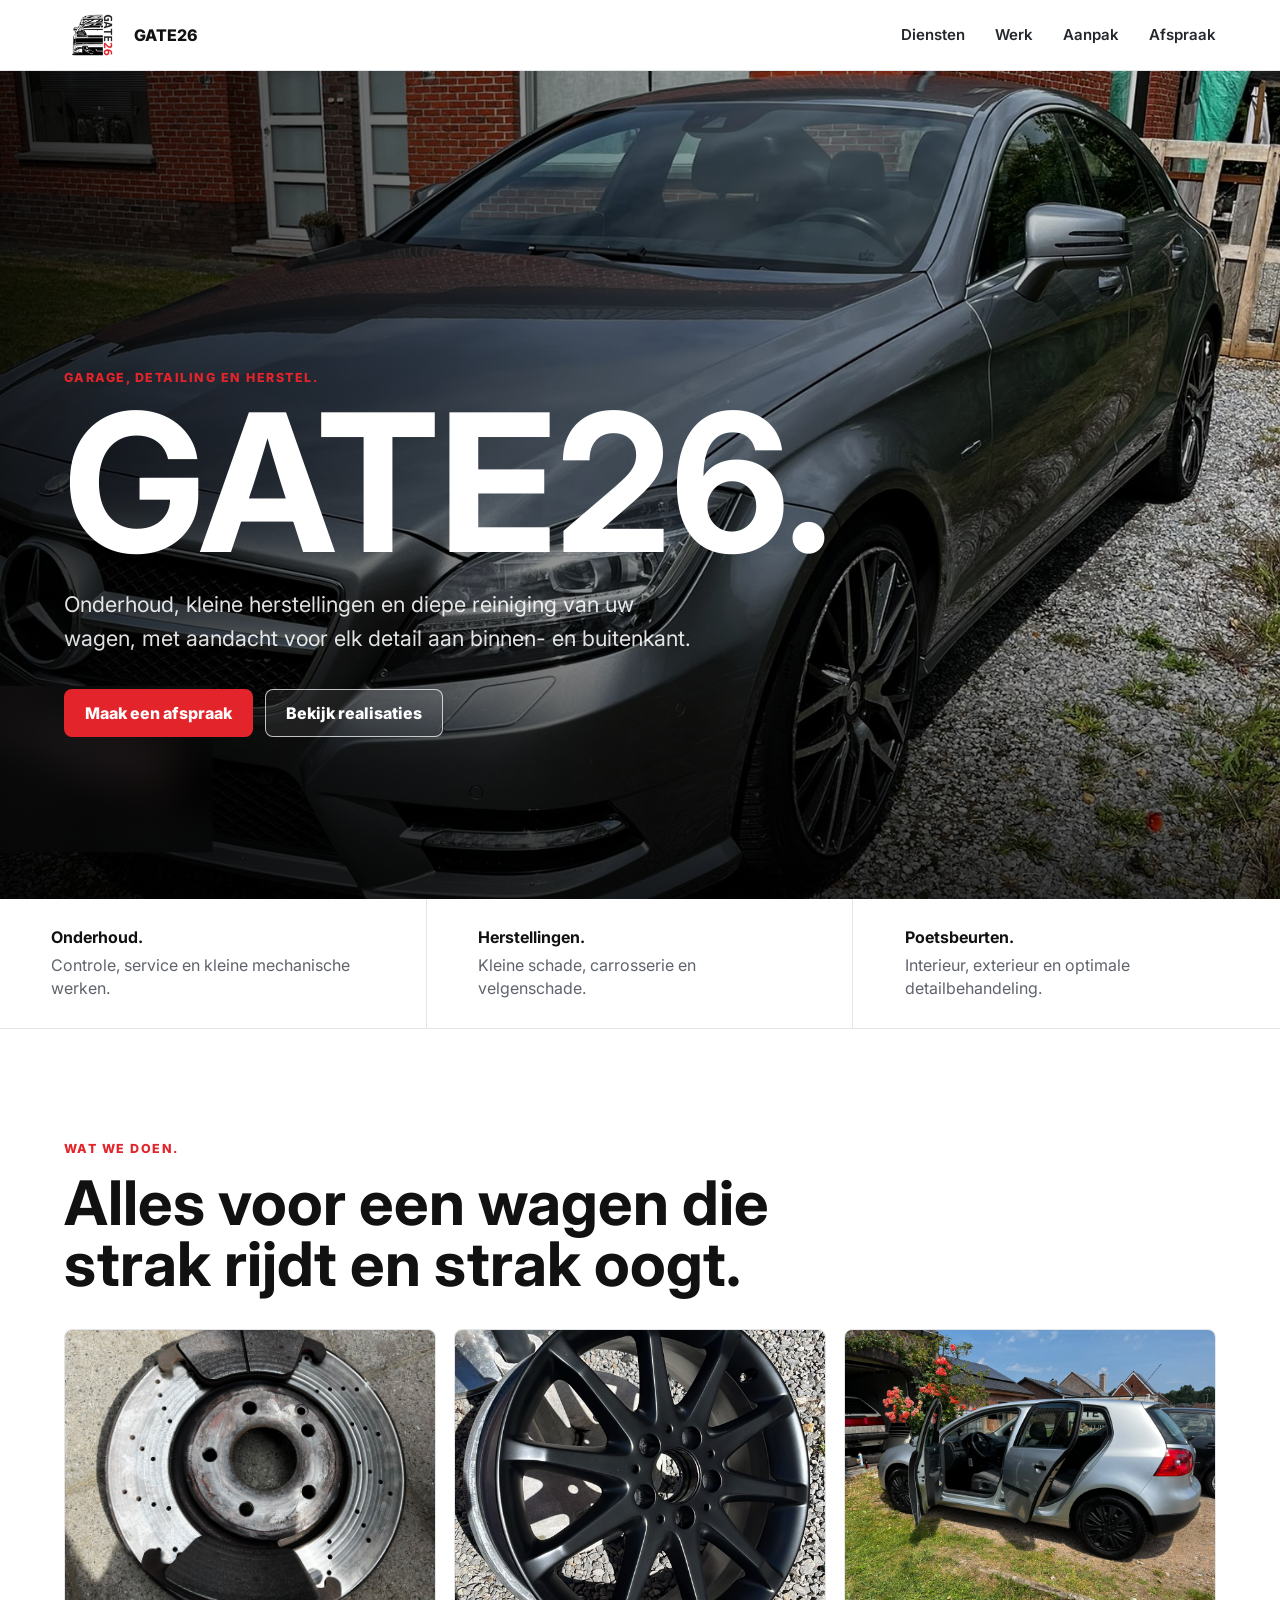
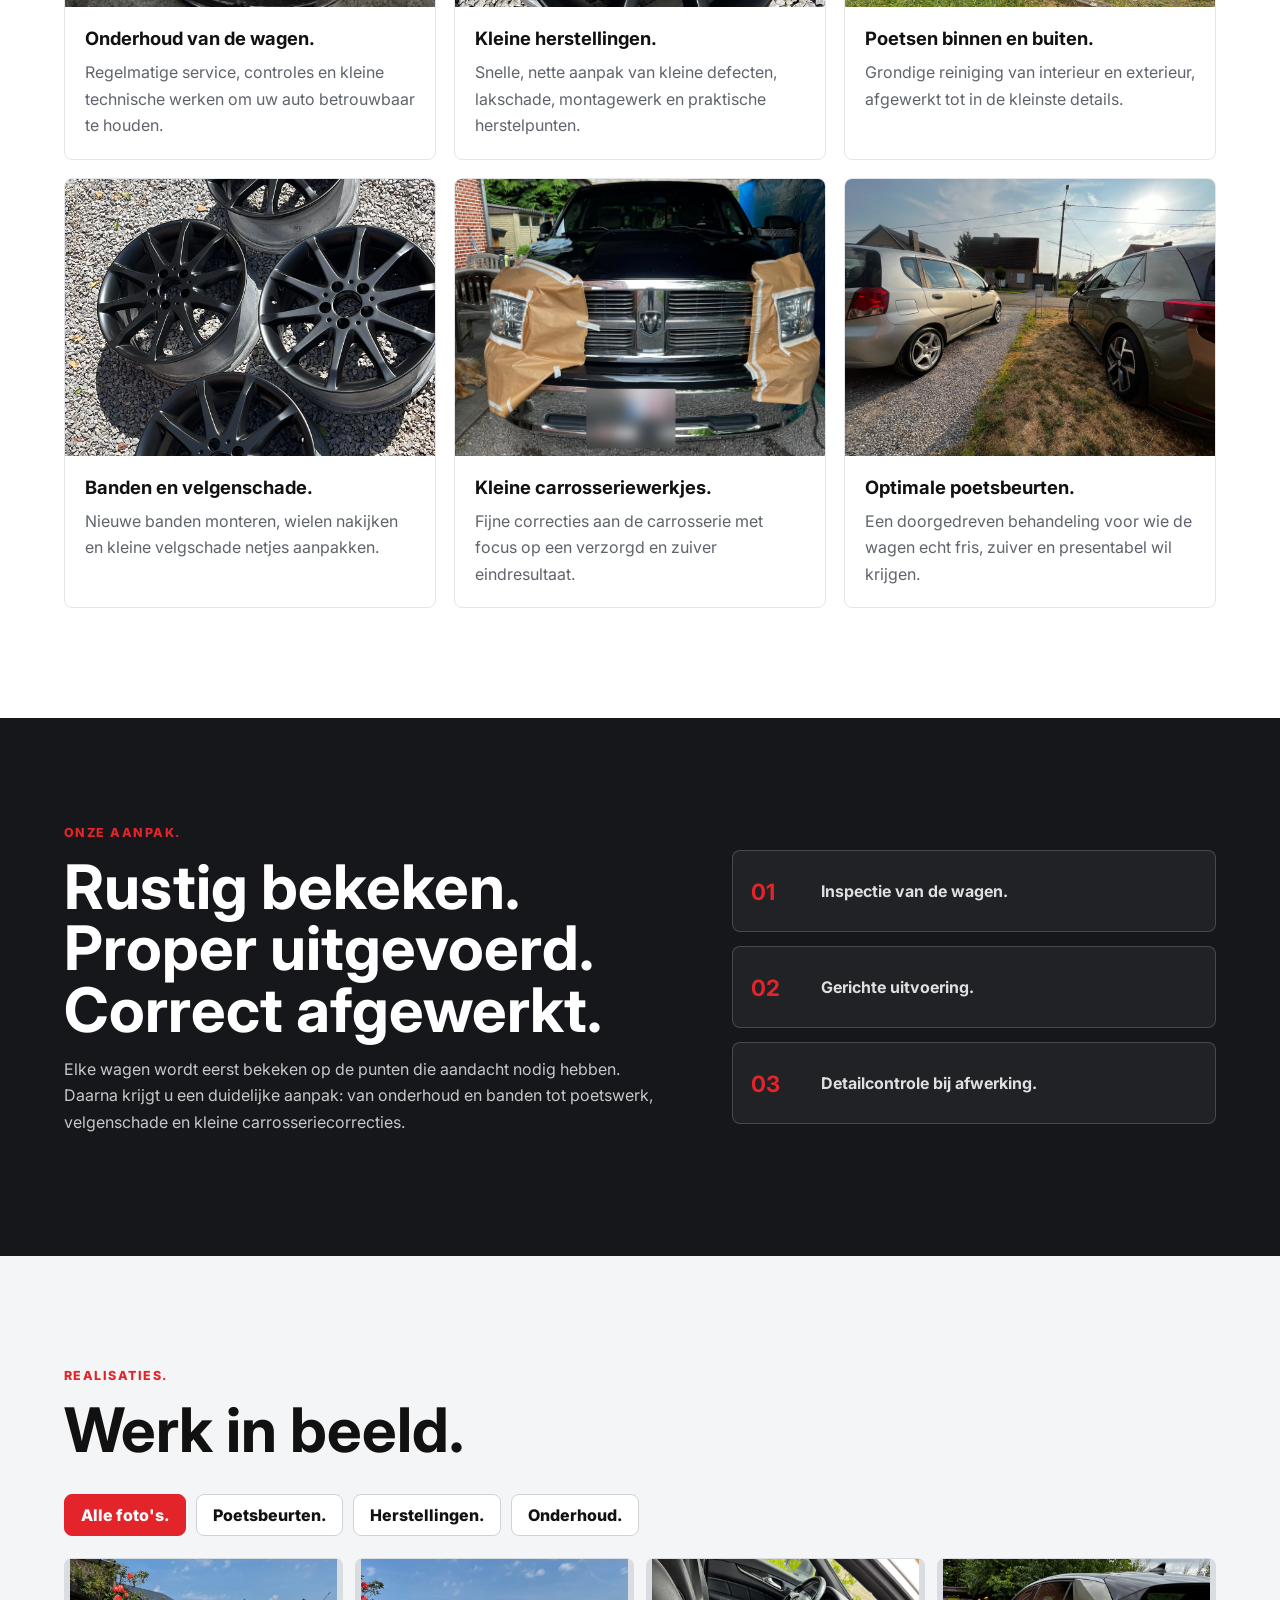
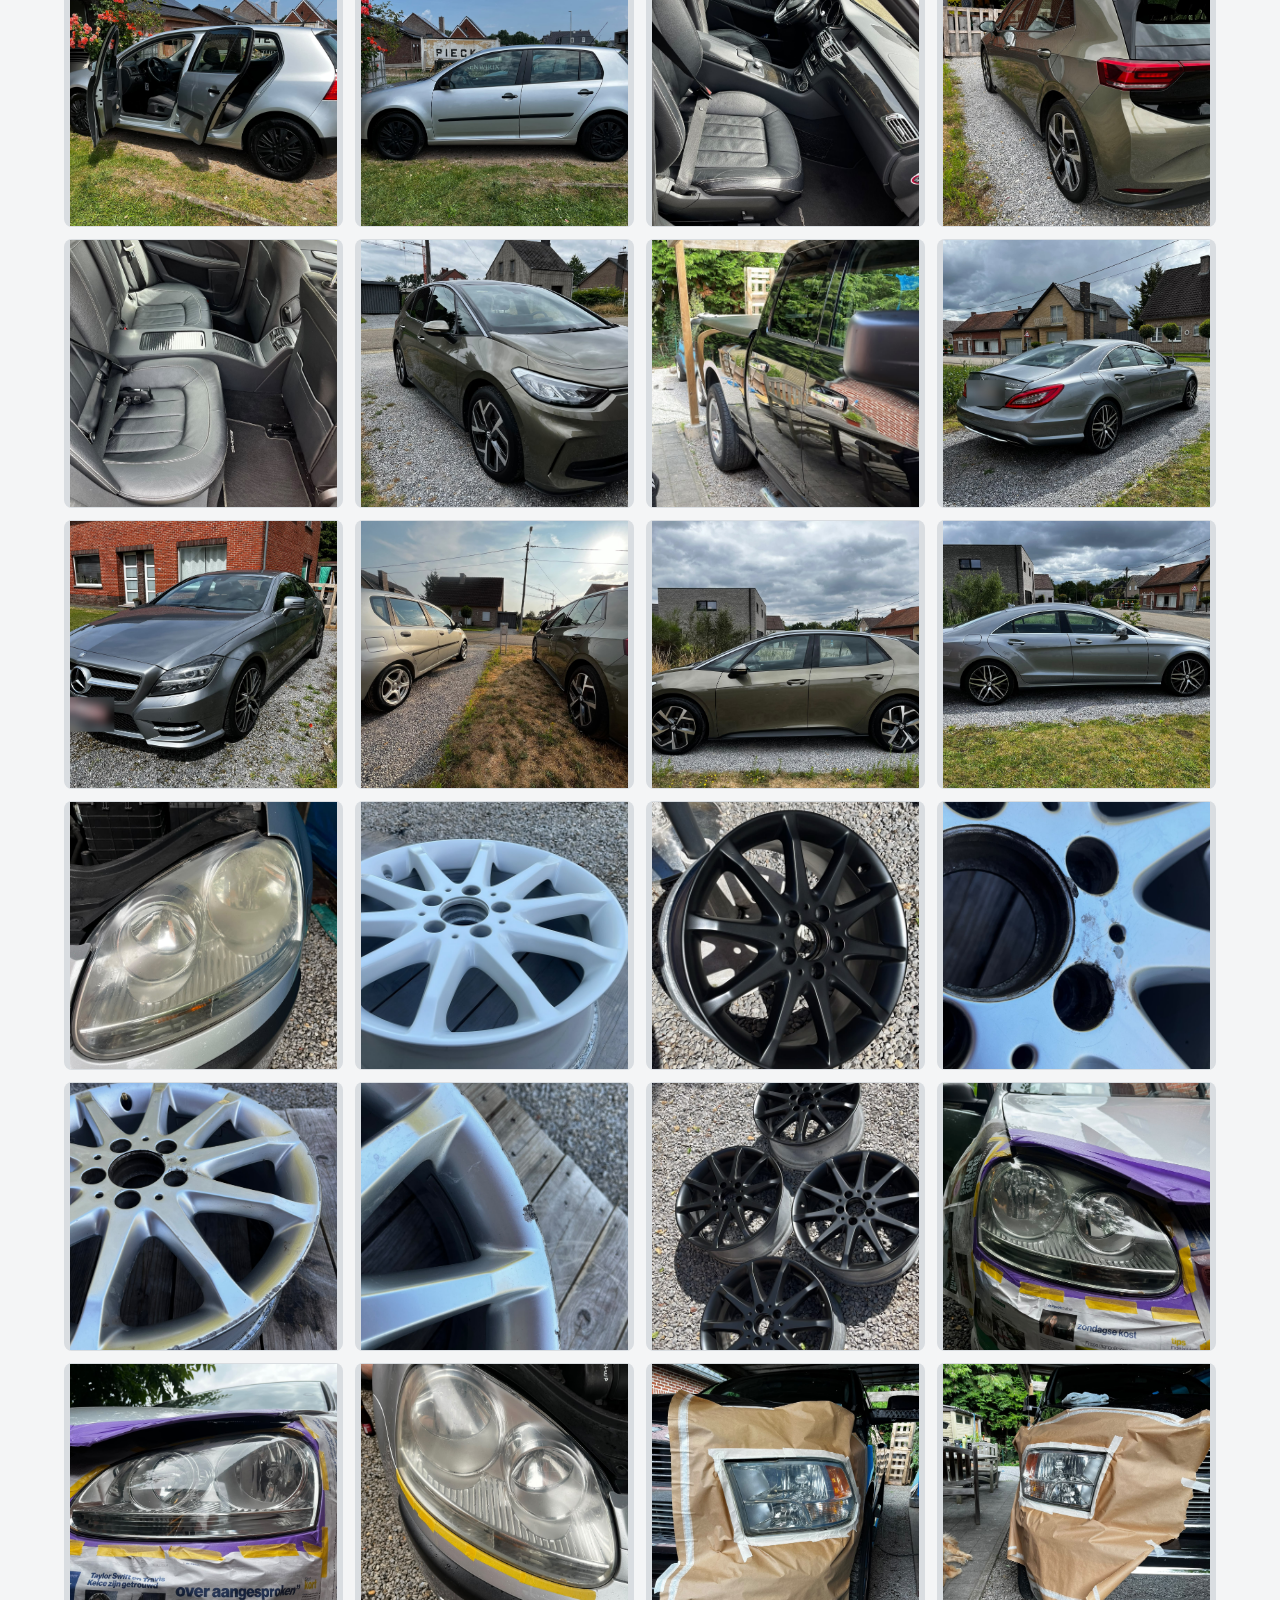
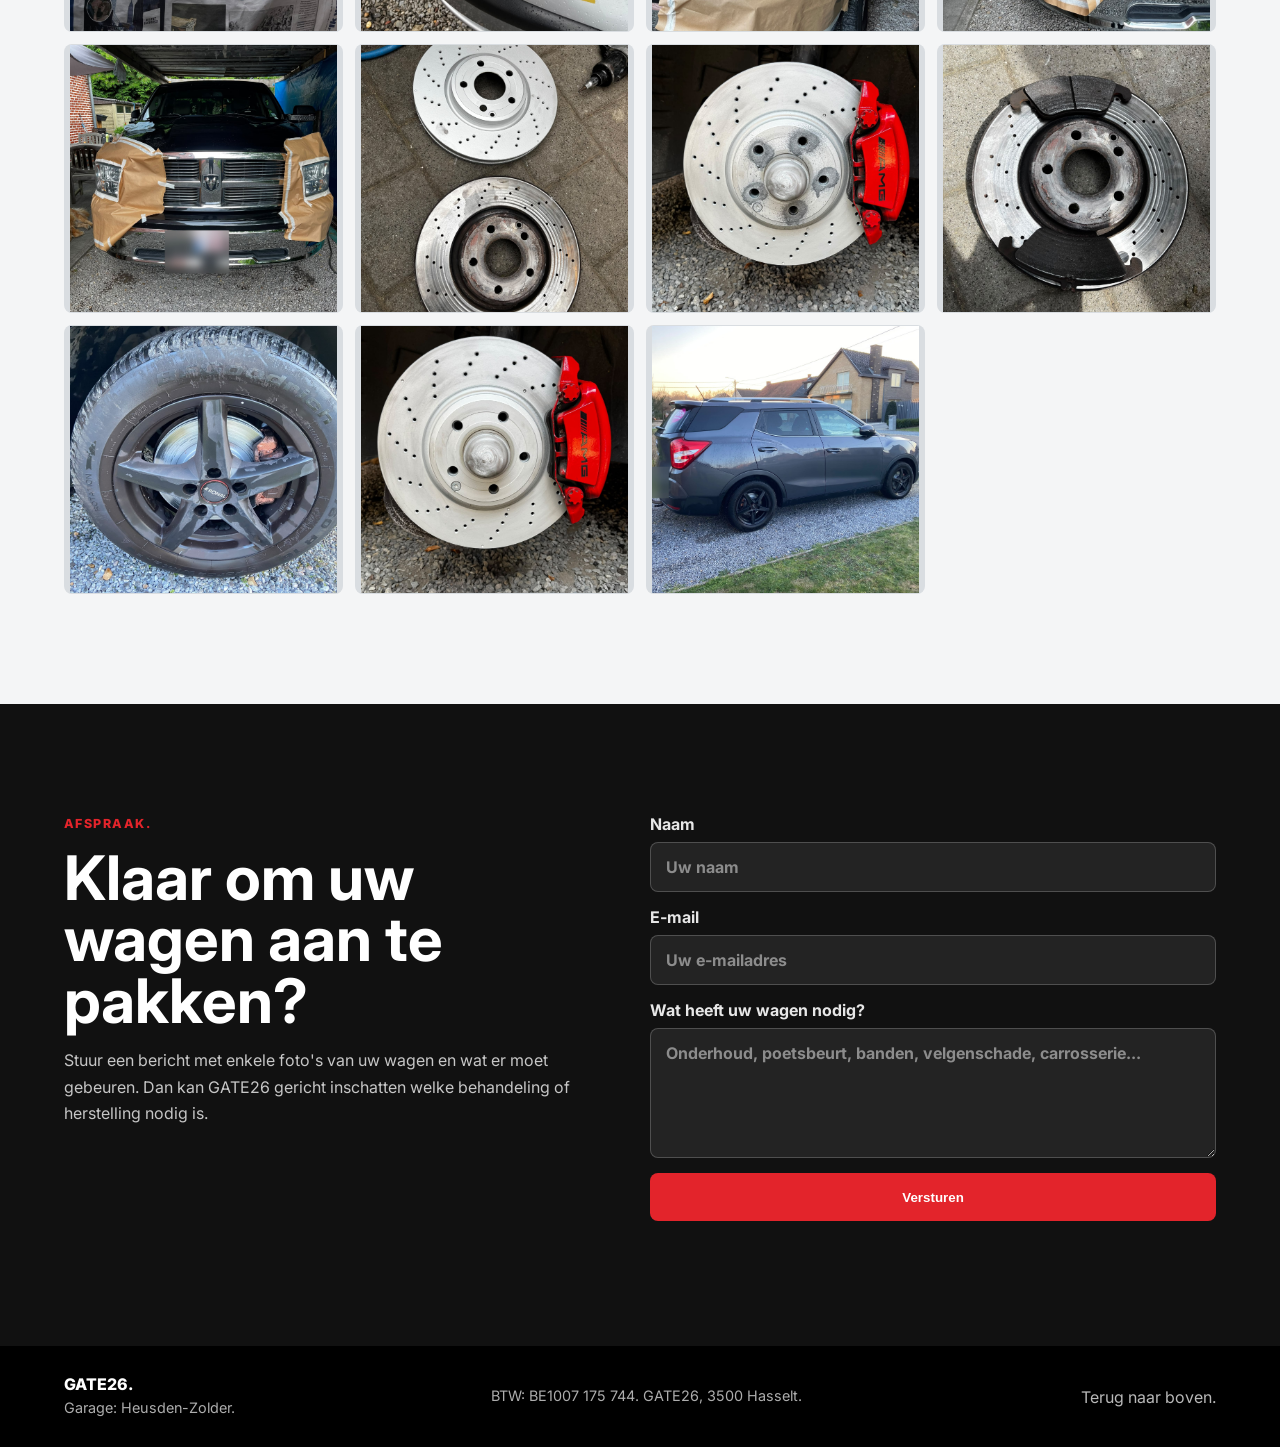
<file: index.html>
<!doctype html>
<html lang="nl">
  <head>
    <meta charset="utf-8" />
    <meta name="viewport" content="width=device-width, initial-scale=1" />
    <meta
      name="description"
      content="GATE26 verzorgt onderhoud, kleine herstellingen, banden, velgenschade, carrosseriewerk en precisiepoetsbeurten voor uw wagen."
    />
    <title>GATE26 | Garage & Detailing</title>
    <link rel="icon" href="favicon.ico" sizes="any" />
    <link rel="icon" type="image/png" href="favicon.png" />
    <link rel="preconnect" href="https://fonts.googleapis.com" />
    <link rel="preconnect" href="https://fonts.gstatic.com" crossorigin />
    <link
      href="https://fonts.googleapis.com/css2?family=Inter:wght@400;500;600;700;800&display=swap"
      rel="stylesheet"
    />
    <link rel="stylesheet" href="styles.css" />
  </head>
  <body>
    <header class="site-header" id="top">
      <a class="brand" href="#top" aria-label="GATE26 startpagina">
        <img src="GATE26%20LOGO.jpg" alt="GATE26 logo" />
        <span>GATE26</span>
      </a>
      <nav class="nav" aria-label="Hoofdnavigatie">
        <a href="#diensten">Diensten</a>
        <a href="#werk">Werk</a>
        <a href="#aanpak">Aanpak</a>
        <a href="#contact">Afspraak</a>
      </nav>
    </header>

    <main>
      <section class="hero" aria-labelledby="hero-title">
        <div class="hero-media">
          <img src="privacy-fotos/Poetsbeurten/WhatsApp%20Image%202026-07-25%20at%2012.27.44.jpeg" alt="Gepoetste wagen bij GATE26" />
        </div>
        <div class="hero-content">
          <p class="eyebrow">Garage, detailing en herstel.</p>
          <h1 id="hero-title">GATE26.</h1>
          <p>
            Onderhoud, kleine herstellingen en diepe reiniging van uw wagen,
            met aandacht voor elk detail aan binnen- en buitenkant.
          </p>
          <div class="hero-actions">
            <a class="button primary" href="#contact">Maak een afspraak</a>
            <a class="button secondary" href="#werk">Bekijk realisaties</a>
          </div>
        </div>
      </section>

      <section class="intro-band" aria-label="Belangrijkste diensten">
        <div>
          <strong>Onderhoud.</strong>
          <span>Controle, service en kleine mechanische werken.</span>
        </div>
        <div>
          <strong>Herstellingen.</strong>
          <span>Kleine schade, carrosserie en velgenschade.</span>
        </div>
        <div>
          <strong>Poetsbeurten.</strong>
          <span>Interieur, exterieur en optimale detailbehandeling.</span>
        </div>
      </section>

      <section class="section" id="diensten">
        <div class="section-heading">
          <p class="eyebrow">Wat we doen.</p>
          <h2>Alles voor een wagen die strak rijdt en strak oogt.</h2>
        </div>
        <div class="services-grid">
          <article class="service-card">
            <img src="privacy-fotos/Onderhoudfotos/4875.jpeg" alt="Onderhoudswerk aan een wagen" />
            <div>
              <h3>Onderhoud van de wagen.</h3>
              <p>Regelmatige service, controles en kleine technische werken om uw auto betrouwbaar te houden.</p>
            </div>
          </article>
          <article class="service-card">
            <img src="privacy-fotos/Herstellingswerkjes/987oipofei.jpeg" alt="Kleine herstelling aan een auto" />
            <div>
              <h3>Kleine herstellingen.</h3>
              <p>Snelle, nette aanpak van kleine defecten, lakschade, montagewerk en praktische herstelpunten.</p>
            </div>
          </article>
          <article class="service-card">
            <img src="privacy-fotos/Poetsbeurten/ef.jpeg" alt="Interieurreiniging van een wagen" />
            <div>
              <h3>Poetsen binnen en buiten.</h3>
              <p>Grondige reiniging van interieur en exterieur, afgewerkt tot in de kleinste details.</p>
            </div>
          </article>
          <article class="service-card">
            <img src="privacy-fotos/Herstellingswerkjes/jkhfiu.jpeg" alt="Velg en band van een wagen" />
            <div>
              <h3>Banden en velgenschade.</h3>
              <p>Nieuwe banden monteren, wielen nakijken en kleine velgschade netjes aanpakken.</p>
            </div>
          </article>
          <article class="service-card">
            <img src="privacy-fotos/Herstellingswerkjes/WhatsApp%20Image%202026-07-25%20at%2012.21.53fe.jpeg" alt="Carrosseriewerk aan een wagen" />
            <div>
              <h3>Kleine carrosseriewerkjes.</h3>
              <p>Fijne correcties aan de carrosserie met focus op een verzorgd en zuiver eindresultaat.</p>
            </div>
          </article>
          <article class="service-card">
            <img src="privacy-fotos/Poetsbeurten/WhatsApp%20Image%202026-07-25%20at%2019.39.48.jpeg" alt="Precisiepoetsbeurt van een auto" />
            <div>
              <h3>Optimale poetsbeurten.</h3>
              <p>Een doorgedreven behandeling voor wie de wagen echt fris, zuiver en presentabel wil krijgen.</p>
            </div>
          </article>
        </div>
      </section>

      <section class="feature-strip" id="aanpak">
        <div class="feature-copy">
          <p class="eyebrow">Onze aanpak.</p>
          <h2>Rustig bekeken. Proper uitgevoerd. Correct afgewerkt.</h2>
          <p>
            Elke wagen wordt eerst bekeken op de punten die aandacht nodig hebben.
            Daarna krijgt u een duidelijke aanpak: van onderhoud en banden tot
            poetswerk, velgenschade en kleine carrosseriecorrecties.
          </p>
        </div>
        <div class="stats" aria-label="Sterktes van GATE26">
          <div><strong>01</strong><span>Inspectie van de wagen.</span></div>
          <div><strong>02</strong><span>Gerichte uitvoering.</span></div>
          <div><strong>03</strong><span>Detailcontrole bij afwerking.</span></div>
        </div>
      </section>

      <section class="section gallery-section" id="werk">
        <div class="section-heading">
          <p class="eyebrow">Realisaties.</p>
          <h2>Werk in beeld.</h2>
        </div>
        <div class="gallery-tabs" role="tablist" aria-label="Galerijcategorieën">
          <button class="tab is-active" type="button" data-gallery="all">Alle foto's.</button>
          <button class="tab" type="button" data-gallery="poetsbeurten">Poetsbeurten.</button>
          <button class="tab" type="button" data-gallery="herstellingen">Herstellingen.</button>
          <button class="tab" type="button" data-gallery="onderhoud">Onderhoud.</button>
        </div>
        <div class="gallery-grid" id="gallery" aria-live="polite">
          <button class="gallery-item" type="button" data-gallery-item="poetsbeurten" aria-label="Poetsbeurt bij GATE26 1 openen"><img src="privacy-fotos/Poetsbeurten/ef.jpeg" alt="Poetsbeurt bij GATE26 1" loading="lazy" /></button>
          <button class="gallery-item" type="button" data-gallery-item="poetsbeurten" aria-label="Poetsbeurt bij GATE26 2 openen"><img src="privacy-fotos/Poetsbeurten/iefugy.jpeg" alt="Poetsbeurt bij GATE26 2" loading="lazy" /></button>
          <button class="gallery-item" type="button" data-gallery-item="poetsbeurten" aria-label="Poetsbeurt bij GATE26 3 openen"><img src="privacy-fotos/Poetsbeurten/laejfeugieagfa.jpeg" alt="Poetsbeurt bij GATE26 3" loading="lazy" /></button>
          <button class="gallery-item" type="button" data-gallery-item="poetsbeurten" aria-label="Poetsbeurt bij GATE26 4 openen"><img src="privacy-fotos/Poetsbeurten/poetserthje$.jpeg" alt="Poetsbeurt bij GATE26 4" loading="lazy" /></button>
          <button class="gallery-item" type="button" data-gallery-item="poetsbeurten" aria-label="Poetsbeurt bij GATE26 5 openen"><img src="privacy-fotos/Poetsbeurten/rg.jpeg" alt="Poetsbeurt bij GATE26 5" loading="lazy" /></button>
          <button class="gallery-item" type="button" data-gallery-item="poetsbeurten" aria-label="Poetsbeurt bij GATE26 6 openen"><img src="privacy-fotos/Poetsbeurten/WhatsApp%20Image%202026-07-25%20at%2012.27.36.jpeg" alt="Poetsbeurt bij GATE26 6" loading="lazy" /></button>
          <button class="gallery-item" type="button" data-gallery-item="poetsbeurten" aria-label="Poetsbeurt bij GATE26 7 openen"><img src="privacy-fotos/Poetsbeurten/WhatsApp%20Image%202026-07-25%20at%2012.27.38.jpeg" alt="Poetsbeurt bij GATE26 7" loading="lazy" /></button>
          <button class="gallery-item" type="button" data-gallery-item="poetsbeurten" aria-label="Poetsbeurt bij GATE26 8 openen"><img src="privacy-fotos/Poetsbeurten/WhatsApp%20Image%202026-07-25%20at%2012.27.43.jpeg" alt="Poetsbeurt bij GATE26 8" loading="lazy" /></button>
          <button class="gallery-item" type="button" data-gallery-item="poetsbeurten" aria-label="Poetsbeurt bij GATE26 9 openen"><img src="privacy-fotos/Poetsbeurten/WhatsApp%20Image%202026-07-25%20at%2012.27.44.jpeg" alt="Poetsbeurt bij GATE26 9" loading="lazy" /></button>
          <button class="gallery-item" type="button" data-gallery-item="poetsbeurten" aria-label="Poetsbeurt bij GATE26 10 openen"><img src="privacy-fotos/Poetsbeurten/WhatsApp%20Image%202026-07-25%20at%2019.39.48.jpeg" alt="Poetsbeurt bij GATE26 10" loading="lazy" /></button>
          <button class="gallery-item" type="button" data-gallery-item="poetsbeurten" aria-label="Poetsbeurt bij GATE26 11 openen"><img src="privacy-fotos/Poetsbeurten/zf.jpeg" alt="Poetsbeurt bij GATE26 11" loading="lazy" /></button>
          <button class="gallery-item" type="button" data-gallery-item="poetsbeurten" aria-label="Poetsbeurt bij GATE26 12 openen"><img src="privacy-fotos/Poetsbeurten/zg.jpeg" alt="Poetsbeurt bij GATE26 12" loading="lazy" /></button>
          <button class="gallery-item" type="button" data-gallery-item="herstellingen" aria-label="Herstellingswerk bij GATE26 1 openen"><img src="privacy-fotos/Herstellingswerkjes/87.jpeg" alt="Herstellingswerk bij GATE26 1" loading="lazy" /></button>
          <button class="gallery-item" type="button" data-gallery-item="herstellingen" aria-label="Herstellingswerk bij GATE26 2 openen"><img src="privacy-fotos/Herstellingswerkjes/987416afi.jpeg" alt="Herstellingswerk bij GATE26 2" loading="lazy" /></button>
          <button class="gallery-item" type="button" data-gallery-item="herstellingen" aria-label="Herstellingswerk bij GATE26 3 openen"><img src="privacy-fotos/Herstellingswerkjes/987oipofei.jpeg" alt="Herstellingswerk bij GATE26 3" loading="lazy" /></button>
          <button class="gallery-item" type="button" data-gallery-item="herstellingen" aria-label="Herstellingswerk bij GATE26 4 openen"><img src="privacy-fotos/Herstellingswerkjes/afae.jpeg" alt="Herstellingswerk bij GATE26 4" loading="lazy" /></button>
          <button class="gallery-item" type="button" data-gallery-item="herstellingen" aria-label="Herstellingswerk bij GATE26 5 openen"><img src="privacy-fotos/Herstellingswerkjes/efa.jpeg" alt="Herstellingswerk bij GATE26 5" loading="lazy" /></button>
          <button class="gallery-item" type="button" data-gallery-item="herstellingen" aria-label="Herstellingswerk bij GATE26 6 openen"><img src="privacy-fotos/Herstellingswerkjes/feafaeaf.jpeg" alt="Herstellingswerk bij GATE26 6" loading="lazy" /></button>
          <button class="gallery-item" type="button" data-gallery-item="herstellingen" aria-label="Herstellingswerk bij GATE26 7 openen"><img src="privacy-fotos/Herstellingswerkjes/jkhfiu.jpeg" alt="Herstellingswerk bij GATE26 7" loading="lazy" /></button>
          <button class="gallery-item" type="button" data-gallery-item="herstellingen" aria-label="Herstellingswerk bij GATE26 8 openen"><img src="privacy-fotos/Herstellingswerkjes/WhatsApp%20Image%202026-07-25%20at%2012.21.52.jpeg" alt="Herstellingswerk bij GATE26 8" loading="lazy" /></button>
          <button class="gallery-item" type="button" data-gallery-item="herstellingen" aria-label="Herstellingswerk bij GATE26 9 openen"><img src="privacy-fotos/Herstellingswerkjes/WhatsApp%20Image%202026-07-25%20at%2012.21.53.jpeg" alt="Herstellingswerk bij GATE26 9" loading="lazy" /></button>
          <button class="gallery-item" type="button" data-gallery-item="herstellingen" aria-label="Herstellingswerk bij GATE26 10 openen"><img src="privacy-fotos/Herstellingswerkjes/WhatsApp%20Image%202026-07-25%20at%2012.21.53a.jpeg" alt="Herstellingswerk bij GATE26 10" loading="lazy" /></button>
          <button class="gallery-item" type="button" data-gallery-item="herstellingen" aria-label="Herstellingswerk bij GATE26 11 openen"><img src="privacy-fotos/Herstellingswerkjes/WhatsApp%20Image%202026-07-25%20at%2012.21.53e.jpeg" alt="Herstellingswerk bij GATE26 11" loading="lazy" /></button>
          <button class="gallery-item" type="button" data-gallery-item="herstellingen" aria-label="Herstellingswerk bij GATE26 12 openen"><img src="privacy-fotos/Herstellingswerkjes/WhatsApp%20Image%202026-07-25%20at%2012.21.53f.jpeg" alt="Herstellingswerk bij GATE26 12" loading="lazy" /></button>
          <button class="gallery-item" type="button" data-gallery-item="herstellingen" aria-label="Herstellingswerk bij GATE26 13 openen"><img src="privacy-fotos/Herstellingswerkjes/WhatsApp%20Image%202026-07-25%20at%2012.21.53fe.jpeg" alt="Herstellingswerk bij GATE26 13" loading="lazy" /></button>
          <button class="gallery-item" type="button" data-gallery-item="onderhoud" aria-label="Onderhoudswerk bij GATE26 1 openen"><img src="privacy-fotos/Onderhoudfotos/3.jpeg" alt="Onderhoudswerk bij GATE26 1" loading="lazy" /></button>
          <button class="gallery-item" type="button" data-gallery-item="onderhoud" aria-label="Onderhoudswerk bij GATE26 2 openen"><img src="privacy-fotos/Onderhoudfotos/48724.jpeg" alt="Onderhoudswerk bij GATE26 2" loading="lazy" /></button>
          <button class="gallery-item" type="button" data-gallery-item="onderhoud" aria-label="Onderhoudswerk bij GATE26 3 openen"><img src="privacy-fotos/Onderhoudfotos/4875.jpeg" alt="Onderhoudswerk bij GATE26 3" loading="lazy" /></button>
          <button class="gallery-item" type="button" data-gallery-item="onderhoud" aria-label="Onderhoudswerk bij GATE26 4 openen"><img src="privacy-fotos/Onderhoudfotos/frf.jpeg" alt="Onderhoudswerk bij GATE26 4" loading="lazy" /></button>
          <button class="gallery-item" type="button" data-gallery-item="onderhoud" aria-label="Onderhoudswerk bij GATE26 5 openen"><img src="privacy-fotos/Onderhoudfotos/uygfaeyfguaf.jpeg" alt="Onderhoudswerk bij GATE26 5" loading="lazy" /></button>
          <button class="gallery-item" type="button" data-gallery-item="onderhoud" aria-label="Onderhoudswerk bij GATE26 6 openen"><img src="privacy-fotos/Onderhoudfotos/WhatsApp%20Image%202026-07-25%20at%2012.24.26.jpeg" alt="Onderhoudswerk bij GATE26 6" loading="lazy" /></button>
        </div>
      </section>

      <section class="contact" id="contact">
        <div>
          <p class="eyebrow">Afspraak.</p>
          <h2>Klaar om uw wagen aan te pakken?</h2>
          <p>
            Stuur een bericht met enkele foto's van uw wagen en wat er moet gebeuren.
            Dan kan GATE26 gericht inschatten welke behandeling of herstelling nodig is.
          </p>
        </div>
        <form class="contact-form" action="https://formsubmit.co/ajax/schepensjorn@hotmail.com" method="POST">
          <input type="hidden" name="_subject" value="Afspraakaanvraag GATE26" />
          <input type="hidden" name="_template" value="table" />
          <input type="hidden" name="_captcha" value="false" />
          <label>
            Naam
            <input type="text" name="naam" placeholder="Uw naam" />
          </label>
          <label>
            E-mail
            <input type="email" name="email" placeholder="Uw e-mailadres" />
          </label>
          <label>
            Wat heeft uw wagen nodig?
            <textarea name="bericht" rows="5" placeholder="Onderhoud, poetsbeurt, banden, velgenschade, carrosserie..."></textarea>
          </label>
          <button class="button primary" type="submit">Versturen</button>
          <p class="form-note form-status" role="status" aria-live="polite"></p>
        </form>
      </section>
    </main>

    <footer class="footer">
      <div class="footer-brand">
        <span>GATE26.</span>
        <small>Garage: Heusden-Zolder.</small>
      </div>
      <p class="footer-note">
        BTW: BE1007 175 744. GATE26, 3500 Hasselt.
      </p>
      <a href="#top">Terug naar boven.</a>
    </footer>

    <script src="script.js"></script>
  </body>
</html>
</file>
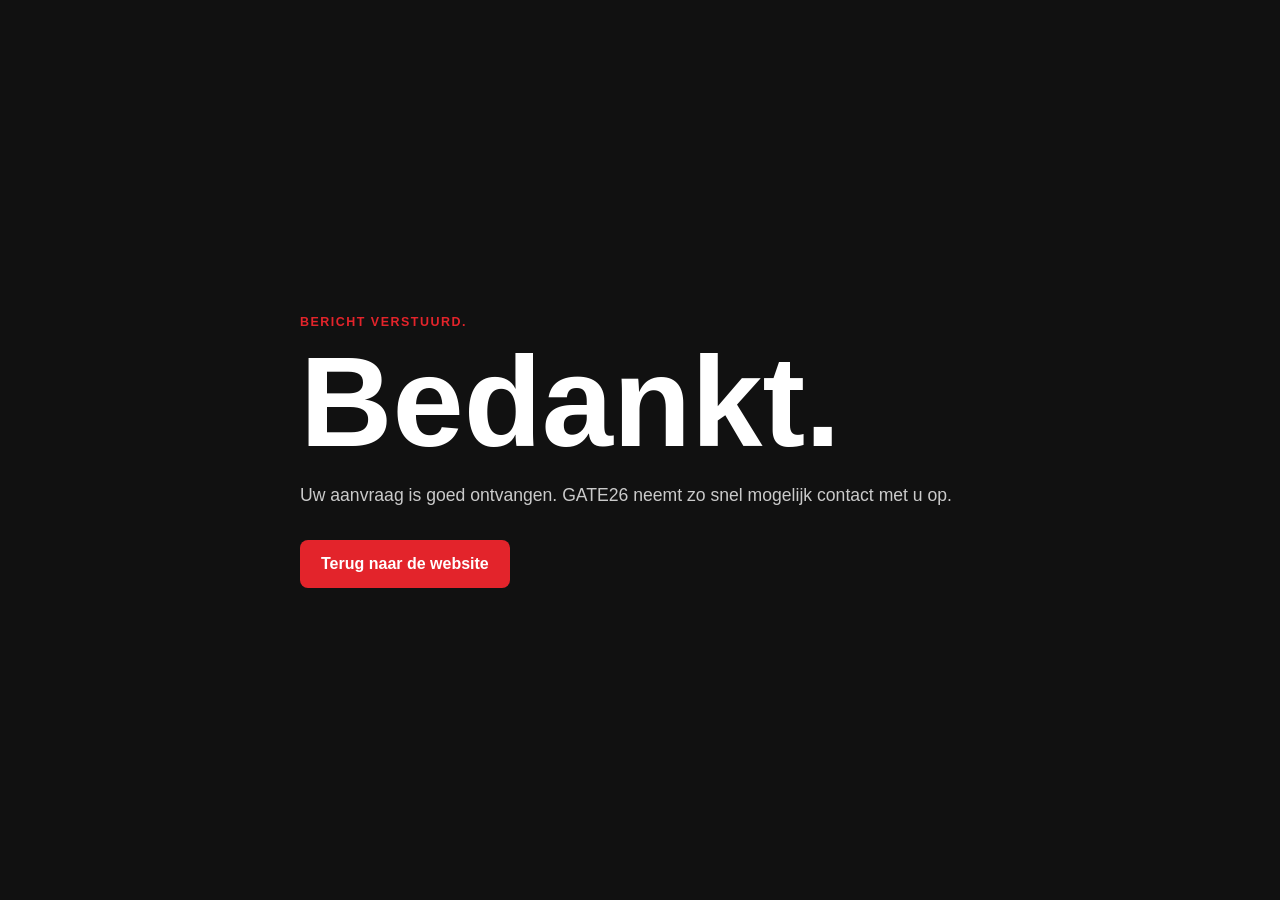
<file: bedankt.html>
<!doctype html>
<html lang="nl">
  <head>
    <meta charset="utf-8" />
    <meta name="viewport" content="width=device-width, initial-scale=1" />
    <title>Bedankt | GATE26</title>
    <link rel="icon" href="favicon.ico" sizes="any" />
    <link rel="icon" type="image/png" href="favicon.png" />
    <link rel="stylesheet" href="styles.css" />
  </head>
  <body>
    <main class="thanks-page">
      <section class="thanks-panel">
        <p class="eyebrow">Bericht verstuurd.</p>
        <h1>Bedankt.</h1>
        <p>Uw aanvraag is goed ontvangen. GATE26 neemt zo snel mogelijk contact met u op.</p>
        <a class="button primary" href="index.html">Terug naar de website</a>
      </section>
    </main>
  </body>
</html>
</file>
<file: styles.css>
:root {
  --ink: #111111;
  --muted: #5f646c;
  --line: #e3e5e8;
  --paper: #ffffff;
  --soft: #f4f5f6;
  --accent: #e3242b;
  --accent-dark: #b9171d;
  --steel: #222831;
  --radius: 8px;
  --shadow: 0 18px 45px rgba(17, 17, 17, 0.16);
}

* {
  box-sizing: border-box;
}

html {
  scroll-behavior: smooth;
}

body {
  margin: 0;
  font-family: "Inter", Arial, sans-serif;
  color: var(--ink);
  background: var(--paper);
}

img,
video {
  display: block;
  max-width: 100%;
}

a {
  color: inherit;
  text-decoration: none;
}

.site-header {
  position: sticky;
  top: 0;
  z-index: 20;
  display: flex;
  align-items: center;
  justify-content: space-between;
  gap: 24px;
  padding: 14px clamp(18px, 5vw, 64px);
  background: rgba(255, 255, 255, 0.94);
  border-bottom: 1px solid var(--line);
  backdrop-filter: blur(14px);
}

.brand {
  display: inline-flex;
  align-items: center;
  gap: 12px;
  font-weight: 800;
  letter-spacing: 0;
}

.brand img {
  width: 58px;
  height: 42px;
  object-fit: contain;
}

.nav {
  display: flex;
  align-items: center;
  gap: clamp(14px, 3vw, 30px);
  color: #24272c;
  font-size: 0.94rem;
  font-weight: 600;
}

.nav a {
  padding: 10px 0;
  border-bottom: 2px solid transparent;
}

.nav a:hover,
.nav a:focus-visible {
  border-color: var(--accent);
}

.hero {
  position: relative;
  min-height: calc(100svh - 72px);
  display: grid;
  align-items: end;
  overflow: hidden;
  background: var(--steel);
}

.hero::after {
  content: "";
  position: absolute;
  inset: 0;
  background:
    linear-gradient(90deg, rgba(0, 0, 0, 0.84), rgba(0, 0, 0, 0.42) 45%, rgba(0, 0, 0, 0.1)),
    linear-gradient(0deg, rgba(0, 0, 0, 0.7), transparent 36%);
  pointer-events: none;
}

.hero-media {
  position: absolute;
  inset: 0;
}

.hero-media img {
  width: 100%;
  height: 100%;
  object-fit: cover;
}

.hero-content {
  position: relative;
  z-index: 1;
  width: min(760px, 100%);
  padding: 10vh clamp(18px, 5vw, 64px) 18vh;
  color: #ffffff;
}

.eyebrow {
  margin: 0 0 12px;
  color: var(--accent);
  font-size: 0.78rem;
  font-weight: 800;
  letter-spacing: 0.12em;
  text-transform: uppercase;
}

.hero h1 {
  margin: 0;
  font-size: clamp(4.4rem, 16vw, 12rem);
  line-height: 0.85;
  letter-spacing: 0;
}

.hero p:not(.eyebrow) {
  width: min(660px, 100%);
  margin: 24px 0 0;
  color: rgba(255, 255, 255, 0.88);
  font-size: clamp(1.05rem, 2vw, 1.35rem);
  line-height: 1.55;
}

.hero-actions {
  display: flex;
  flex-wrap: wrap;
  gap: 12px;
  margin-top: 34px;
}

.button {
  display: inline-flex;
  align-items: center;
  justify-content: center;
  min-height: 48px;
  padding: 0 20px;
  border: 1px solid transparent;
  border-radius: var(--radius);
  font-weight: 800;
  cursor: pointer;
}

.button.primary {
  color: #ffffff;
  background: var(--accent);
}

.button.primary:hover,
.button.primary:focus-visible {
  background: var(--accent-dark);
}

.button:disabled {
  cursor: wait;
  opacity: 0.72;
}

.button.secondary {
  color: #ffffff;
  border-color: rgba(255, 255, 255, 0.72);
  background: rgba(255, 255, 255, 0.08);
}

.intro-band {
  display: grid;
  grid-template-columns: repeat(3, 1fr);
  border-bottom: 1px solid var(--line);
  background: var(--paper);
}

.intro-band div {
  padding: 28px clamp(18px, 4vw, 52px);
  border-right: 1px solid var(--line);
}

.intro-band div:last-child {
  border-right: 0;
}

.intro-band strong,
.intro-band span {
  display: block;
}

.intro-band strong {
  margin-bottom: 7px;
  font-size: 1rem;
}

.intro-band span {
  color: var(--muted);
  line-height: 1.45;
}

.section,
.contact {
  padding: clamp(58px, 9vw, 110px) clamp(18px, 5vw, 64px);
}

.section-heading {
  width: min(760px, 100%);
  margin-bottom: 34px;
}

h2 {
  margin: 0;
  font-size: clamp(2rem, 4.8vw, 4rem);
  line-height: 1;
  letter-spacing: 0;
}

h3 {
  margin: 0 0 10px;
  font-size: 1.15rem;
  letter-spacing: 0;
}

p {
  line-height: 1.65;
}

.services-grid {
  display: grid;
  grid-template-columns: repeat(3, minmax(0, 1fr));
  gap: 18px;
}

.service-card {
  overflow: hidden;
  border: 1px solid var(--line);
  border-radius: var(--radius);
  background: #ffffff;
}

.service-card img {
  width: 100%;
  aspect-ratio: 4 / 3;
  object-fit: cover;
}

.service-card div {
  padding: 20px;
}

.service-card p {
  margin: 0;
  color: var(--muted);
}

.feature-strip {
  display: grid;
  grid-template-columns: minmax(0, 1.1fr) minmax(320px, 0.9fr);
  gap: clamp(32px, 6vw, 86px);
  align-items: center;
  padding: clamp(58px, 9vw, 105px) clamp(18px, 5vw, 64px);
  color: #ffffff;
  background: #15171b;
}

.feature-copy p:not(.eyebrow) {
  width: min(680px, 100%);
  color: rgba(255, 255, 255, 0.76);
}

.stats {
  display: grid;
  gap: 14px;
}

.stats div {
  display: grid;
  grid-template-columns: 70px 1fr;
  align-items: center;
  min-height: 82px;
  padding: 18px;
  border: 1px solid rgba(255, 255, 255, 0.17);
  border-radius: var(--radius);
  background: rgba(255, 255, 255, 0.05);
}

.stats strong {
  color: var(--accent);
  font-size: 1.4rem;
}

.stats span {
  color: rgba(255, 255, 255, 0.86);
  font-weight: 700;
}

.gallery-section {
  background: var(--soft);
}

.gallery-tabs {
  display: flex;
  flex-wrap: wrap;
  gap: 10px;
  margin-bottom: 22px;
}

.tab {
  min-height: 42px;
  padding: 0 16px;
  border: 1px solid #cfd3d7;
  border-radius: var(--radius);
  color: var(--ink);
  background: #ffffff;
  font: inherit;
  font-weight: 800;
  cursor: pointer;
}

.tab.is-active,
.tab:hover,
.tab:focus-visible {
  color: #ffffff;
  border-color: var(--accent);
  background: var(--accent);
}

.gallery-grid {
  display: grid;
  grid-template-columns: repeat(4, minmax(0, 1fr));
  gap: 12px;
}

.gallery-item {
  overflow: hidden;
  border: 0;
  border-radius: var(--radius);
  box-shadow: none;
  background: #d9dde1;
  cursor: zoom-in;
}

.gallery-item img {
  width: 100%;
  aspect-ratio: 1 / 1;
  object-fit: cover;
  transition: transform 220ms ease;
}

.gallery-item:hover img {
  transform: scale(1.04);
}

.video-band {
  display: grid;
  grid-template-columns: minmax(0, 0.8fr) minmax(320px, 1.2fr);
  gap: clamp(28px, 5vw, 72px);
  align-items: center;
  padding: clamp(54px, 8vw, 96px) clamp(18px, 5vw, 64px);
  border-top: 1px solid var(--line);
}

.video-band video {
  width: 100%;
  max-height: 620px;
  border-radius: var(--radius);
  background: #000000;
  box-shadow: var(--shadow);
}

.contact {
  display: grid;
  grid-template-columns: minmax(0, 0.9fr) minmax(320px, 1fr);
  gap: clamp(32px, 6vw, 86px);
  color: #ffffff;
  background: #111111;
}

.contact p:not(.eyebrow) {
  color: rgba(255, 255, 255, 0.76);
}

.contact-form {
  display: grid;
  gap: 15px;
}

.contact-form label {
  display: grid;
  gap: 8px;
  color: rgba(255, 255, 255, 0.9);
  font-weight: 700;
}

.contact-form input,
.contact-form textarea {
  width: 100%;
  border: 1px solid rgba(255, 255, 255, 0.2);
  border-radius: var(--radius);
  padding: 14px 15px;
  color: #ffffff;
  background: rgba(255, 255, 255, 0.08);
  font: inherit;
}

.contact-form input::placeholder,
.contact-form textarea::placeholder {
  color: rgba(255, 255, 255, 0.48);
}

.contact-form textarea {
  resize: vertical;
}

.form-note {
  margin: 0;
  color: rgba(255, 255, 255, 0.58);
  font-size: 0.9rem;
}

.form-status:not(:empty) {
  color: rgba(255, 255, 255, 0.82);
  font-weight: 700;
}

.footer {
  display: grid;
  grid-template-columns: 1fr minmax(240px, 1.4fr) auto;
  align-items: center;
  gap: 18px;
  padding: 28px clamp(18px, 5vw, 64px);
  color: #ffffff;
  background: #000000;
}

.footer-brand {
  display: grid;
  gap: 4px;
}

.footer span {
  font-weight: 800;
}

.footer small,
.footer-note {
  color: rgba(255, 255, 255, 0.68);
  font-size: 0.9rem;
  line-height: 1.45;
}

.footer-note {
  margin: 0;
}

.footer a {
  color: rgba(255, 255, 255, 0.72);
}

.lightbox {
  position: fixed;
  inset: 0;
  z-index: 50;
  display: grid;
  place-items: center;
  padding: 22px;
  background: rgba(0, 0, 0, 0.86);
}

.lightbox[hidden] {
  display: none;
}

.lightbox img {
  max-width: min(1120px, 96vw);
  max-height: 86vh;
  border-radius: var(--radius);
  object-fit: contain;
}

.lightbox button {
  position: fixed;
  top: 18px;
  right: 18px;
  width: 44px;
  height: 44px;
  border: 1px solid rgba(255, 255, 255, 0.35);
  border-radius: var(--radius);
  color: #ffffff;
  background: rgba(255, 255, 255, 0.12);
  font-size: 1.5rem;
  cursor: pointer;
}

.thanks-page {
  min-height: 100svh;
  display: grid;
  place-items: center;
  padding: clamp(24px, 5vw, 64px);
  color: #ffffff;
  background: #111111;
}

.thanks-panel {
  width: min(680px, 100%);
}

.thanks-panel h1 {
  margin: 0;
  font-size: clamp(3.5rem, 12vw, 8rem);
  line-height: 0.9;
  letter-spacing: 0;
}

.thanks-panel p:not(.eyebrow) {
  margin: 22px 0 30px;
  color: rgba(255, 255, 255, 0.78);
  font-size: 1.1rem;
}

@media (max-width: 980px) {
  .services-grid,
  .gallery-grid {
    grid-template-columns: repeat(2, minmax(0, 1fr));
  }

  .feature-strip,
  .video-band,
  .contact {
    grid-template-columns: 1fr;
  }
}

@media (max-width: 720px) {
  .site-header {
    position: static;
    align-items: flex-start;
    flex-direction: column;
    gap: 10px;
  }

  .nav {
    width: 100%;
    gap: 0;
    justify-content: space-between;
    overflow-x: auto;
    font-size: 0.86rem;
  }

  .hero {
    min-height: 86svh;
  }

  .hero::after {
    background:
      linear-gradient(0deg, rgba(0, 0, 0, 0.9), rgba(0, 0, 0, 0.28)),
      linear-gradient(90deg, rgba(0, 0, 0, 0.38), transparent);
  }

  .hero-content {
    padding-bottom: 12vh;
  }

  .intro-band,
  .services-grid,
  .gallery-grid {
    grid-template-columns: 1fr;
  }

  .intro-band div {
    border-right: 0;
    border-bottom: 1px solid var(--line);
  }

  .hero-actions,
  .gallery-tabs {
    align-items: stretch;
    flex-direction: column;
  }

  .button,
  .tab {
    width: 100%;
  }

  .footer {
    grid-template-columns: 1fr;
  }
}
</file>
